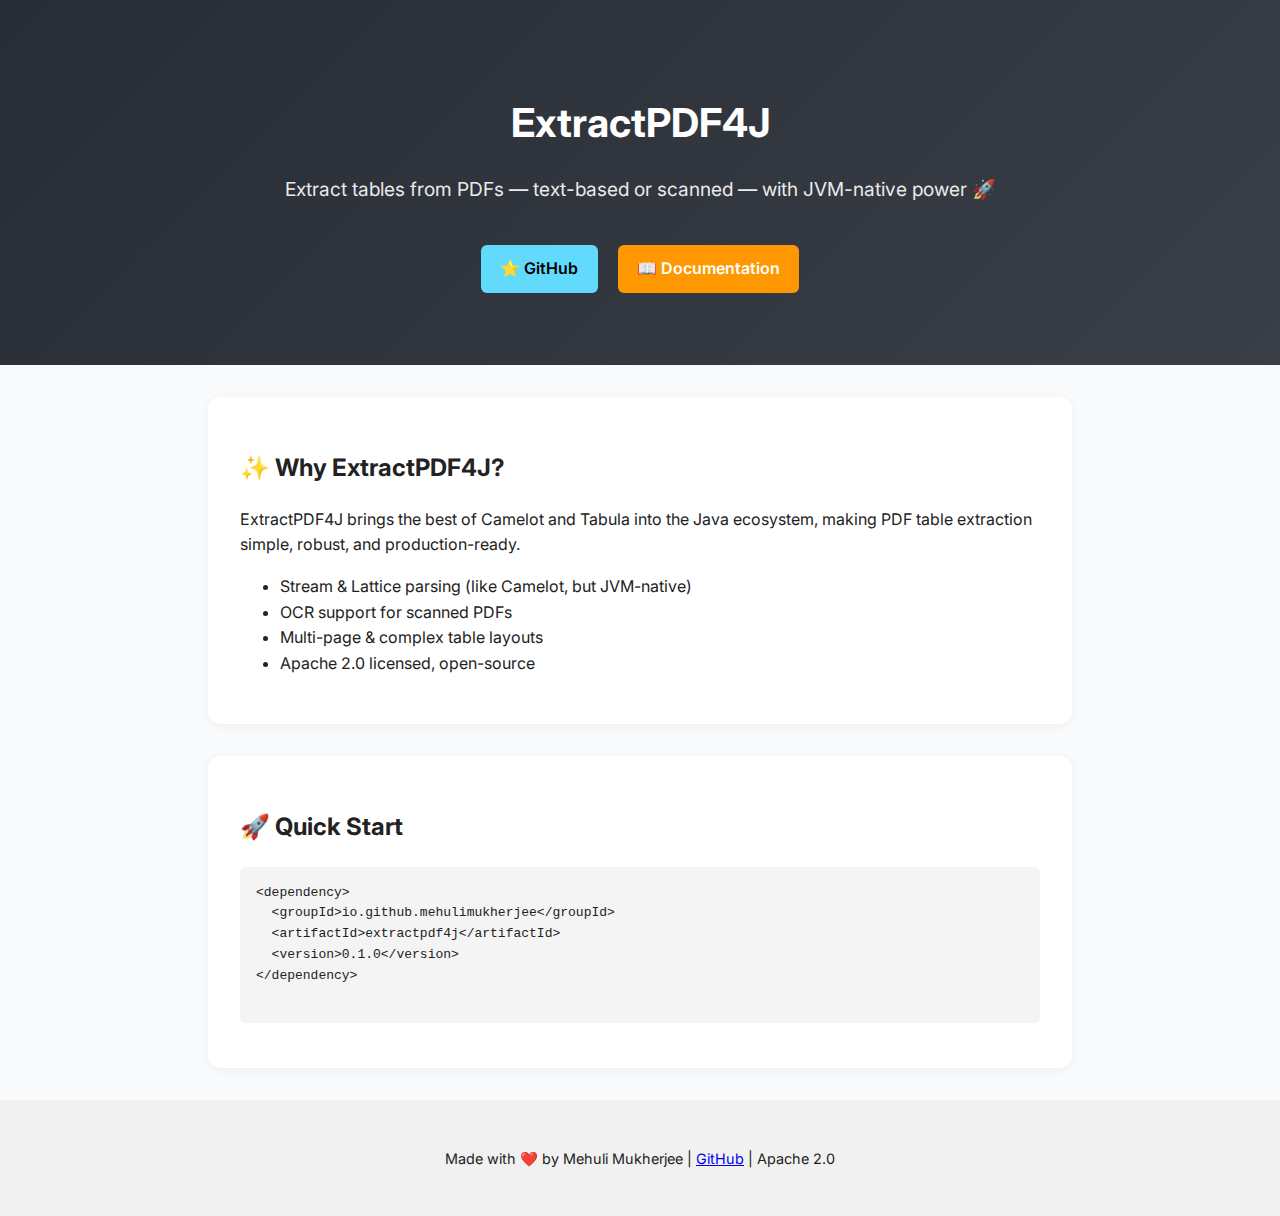
<file: index.html>
<!DOCTYPE html>
<html lang="en">
<head>
  <meta charset="UTF-8" />
  <meta name="viewport" content="width=device-width, initial-scale=1.0" />
  <meta name="description" content="ExtractPDF4J - JVM-native open-source library to extract tables from PDFs using Stream, Lattice, and OCR parsing modes." />
  <meta property="og:title" content="ExtractPDF4J" />
  <meta property="og:description" content="Extract tables from PDFs (text & scanned) directly in Java. Stream + Lattice + OCR parsing." />
  <meta property="og:image" content="assets/og-image.png" />
  <meta property="og:type" content="website" />
  <meta name="twitter:card" content="summary_large_image" />
  <title>ExtractPDF4J</title>
  <link rel="stylesheet" href="assets/style.css" />
  <link href="https://fonts.googleapis.com/css2?family=Inter:wght@400;600&display=swap" rel="stylesheet">
</head>
<body>
  <header class="hero">
    <h1>ExtractPDF4J</h1>
    <p class="tagline">Extract tables from PDFs — text-based or scanned — with JVM-native power 🚀</p>
    <div class="buttons">
      <a class="btn" href="https://github.com/ExtractPDF4J/ExtractPDF4J/" target="_blank">⭐ GitHub</a>
      <a class="btn secondary" href="docs/index.html">📖 Documentation</a>
    </div>
  </header>

  <section>
    <h2>✨ Why ExtractPDF4J?</h2>
    <p>ExtractPDF4J brings the best of Camelot and Tabula into the Java ecosystem, making PDF table extraction simple, robust, and production-ready.</p>
    <ul>
      <li>Stream & Lattice parsing (like Camelot, but JVM-native)</li>
      <li>OCR support for scanned PDFs</li>
      <li>Multi-page & complex table layouts</li>
      <li>Apache 2.0 licensed, open-source</li>
    </ul>
  </section>

  <section>
    <h2>🚀 Quick Start</h2>
    <pre>
&lt;dependency&gt;
  &lt;groupId&gt;io.github.mehulimukherjee&lt;/groupId&gt;
  &lt;artifactId&gt;extractpdf4j&lt;/artifactId&gt;
  &lt;version&gt;0.1.0&lt;/version&gt;
&lt;/dependency&gt;
    </pre>
  </section>

  <footer>
    <p>Made with ❤️ by Mehuli Mukherjee | <a href="https://github.com/ExtractPDF4J/ExtractPDF4J/">GitHub</a> | Apache 2.0</p>
  </footer>
</body>
</html>
</file>
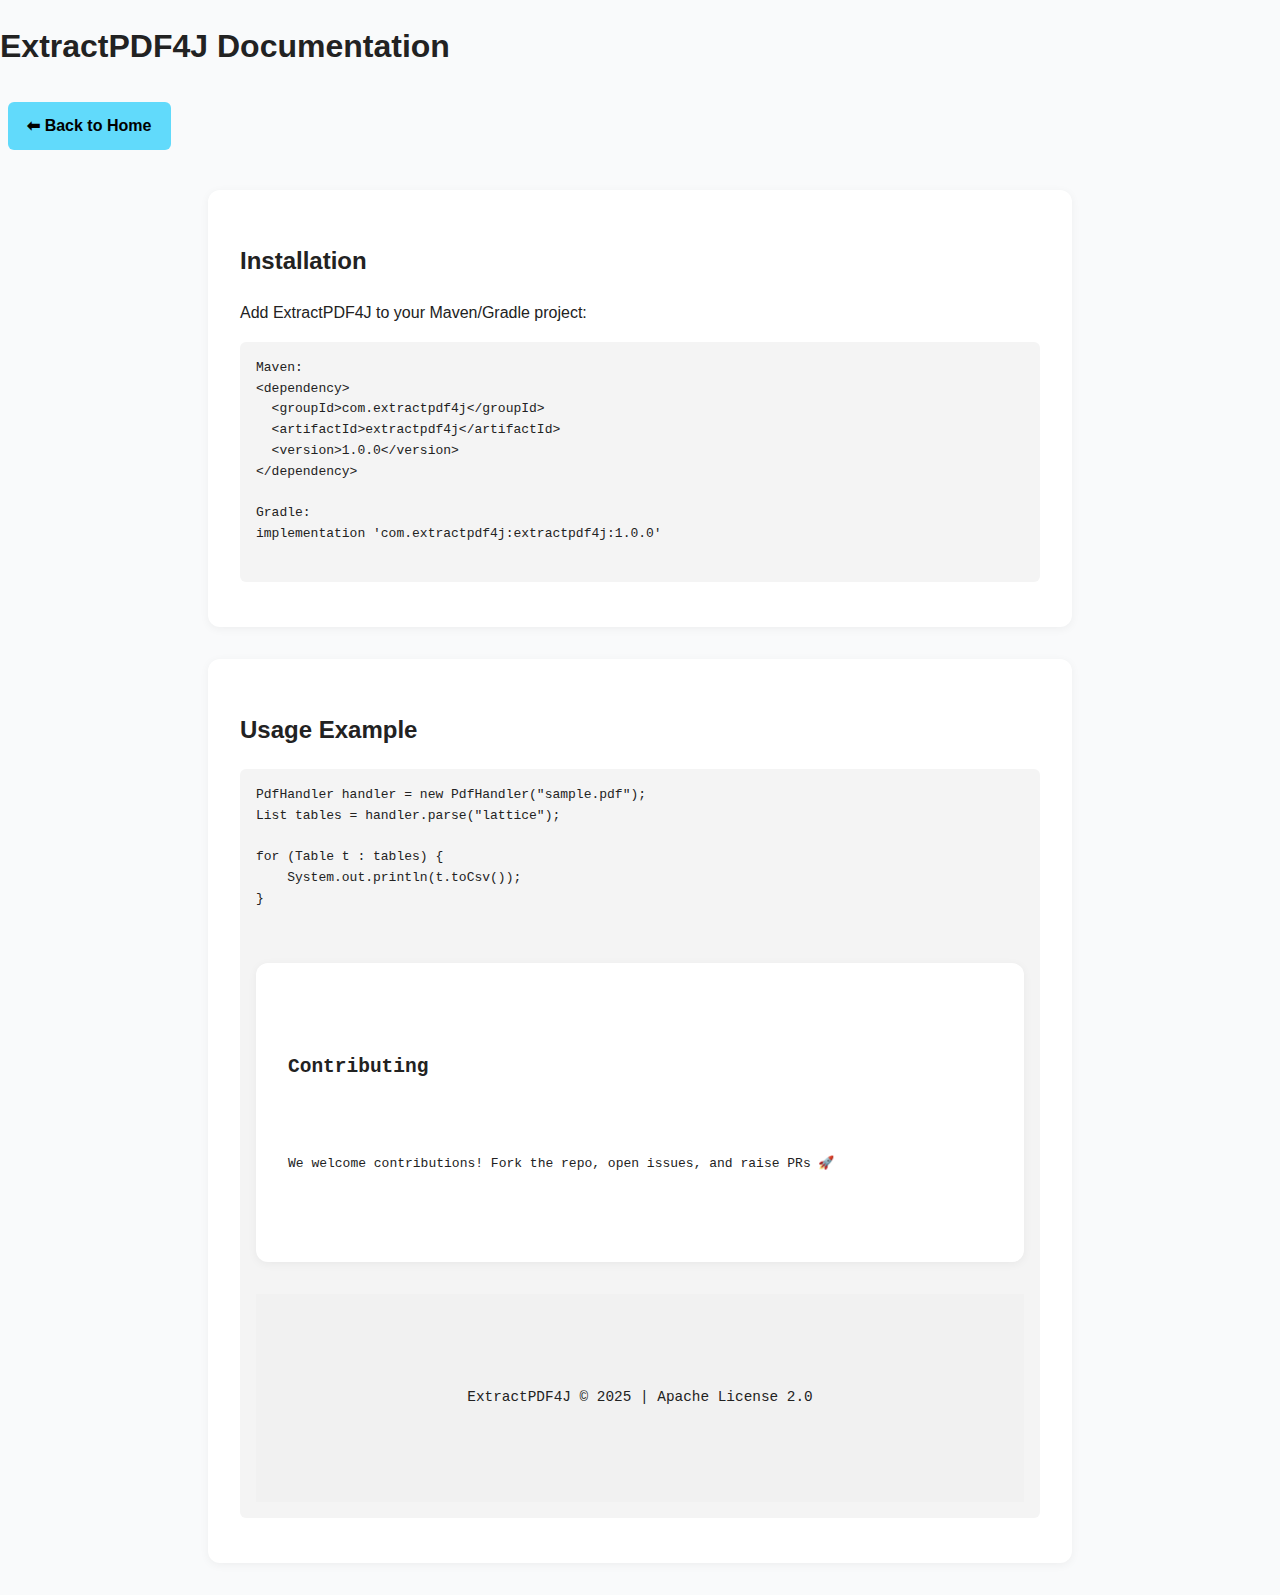
<file: docs/index.html>
<!DOCTYPE html>
<html lang="en">
<head>
  <meta charset="UTF-8" />
  <meta name="viewport" content="width=device-width, initial-scale=1.0" />
  <title>ExtractPDF4J Docs</title>
  <link rel="stylesheet" href="../assets/style.css" />
</head>
<body>
  <header>
    <h1>ExtractPDF4J Documentation</h1>
    <a class="btn" href="../index.html">⬅ Back to Home</a>
  </header>

  <section>
    <h2>Installation</h2>
    <p>Add ExtractPDF4J to your Maven/Gradle project:</p>
    <pre>
Maven:
&lt;dependency&gt;
  &lt;groupId&gt;com.extractpdf4j&lt;/groupId&gt;
  &lt;artifactId&gt;extractpdf4j&lt;/artifactId&gt;
  &lt;version&gt;1.0.0&lt;/version&gt;
&lt;/dependency&gt;

Gradle:
implementation 'com.extractpdf4j:extractpdf4j:1.0.0'
    </pre>
  </section>

  <section>
    <h2>Usage Example</h2>
    <pre>
PdfHandler handler = new PdfHandler("sample.pdf");
List<Table> tables = handler.parse("lattice");

for (Table t : tables) {
    System.out.println(t.toCsv());
}
    </pre>
  </section>

  <section>
    <h2>Contributing</h2>
    <p>We welcome contributions! Fork the repo, open issues, and raise PRs 🚀</p>
  </section>

  <footer>
    <p>ExtractPDF4J © 2025 | Apache License 2.0</p>
  </footer>
</body>
</html>
</file>
<file: assets/style.css>
body {
  font-family: 'Inter', sans-serif;
  margin: 0;
  background: #f9fafb;
  color: #222;
  line-height: 1.6;
}

.hero {
  text-align: center;
  padding: 4rem 2rem;
  background: linear-gradient(135deg, #282c34, #3a3f47);
  color: white;
}

.hero h1 {
  font-size: 2.5rem;
  margin-bottom: 1rem;
}

.tagline {
  font-size: 1.2rem;
  margin-bottom: 2rem;
  opacity: 0.9;
}

section {
  max-width: 800px;
  margin: 2rem auto;
  padding: 2rem;
  background: white;
  border-radius: 12px;
  box-shadow: 0 2px 10px rgba(0,0,0,0.05);
}

pre {
  background: #f4f4f4;
  padding: 1rem;
  border-radius: 6px;
  overflow-x: auto;
}

.btn {
  display: inline-block;
  padding: 0.7rem 1.2rem;
  margin: 0.5rem;
  border-radius: 6px;
  background: #61dafb;
  color: #000;
  text-decoration: none;
  font-weight: 600;
}

.btn.secondary {
  background: #ff9800;
  color: #fff;
}

footer {
  text-align: center;
  padding: 2rem;
  font-size: 0.9rem;
  background: #f1f1f1;
}
</file>
